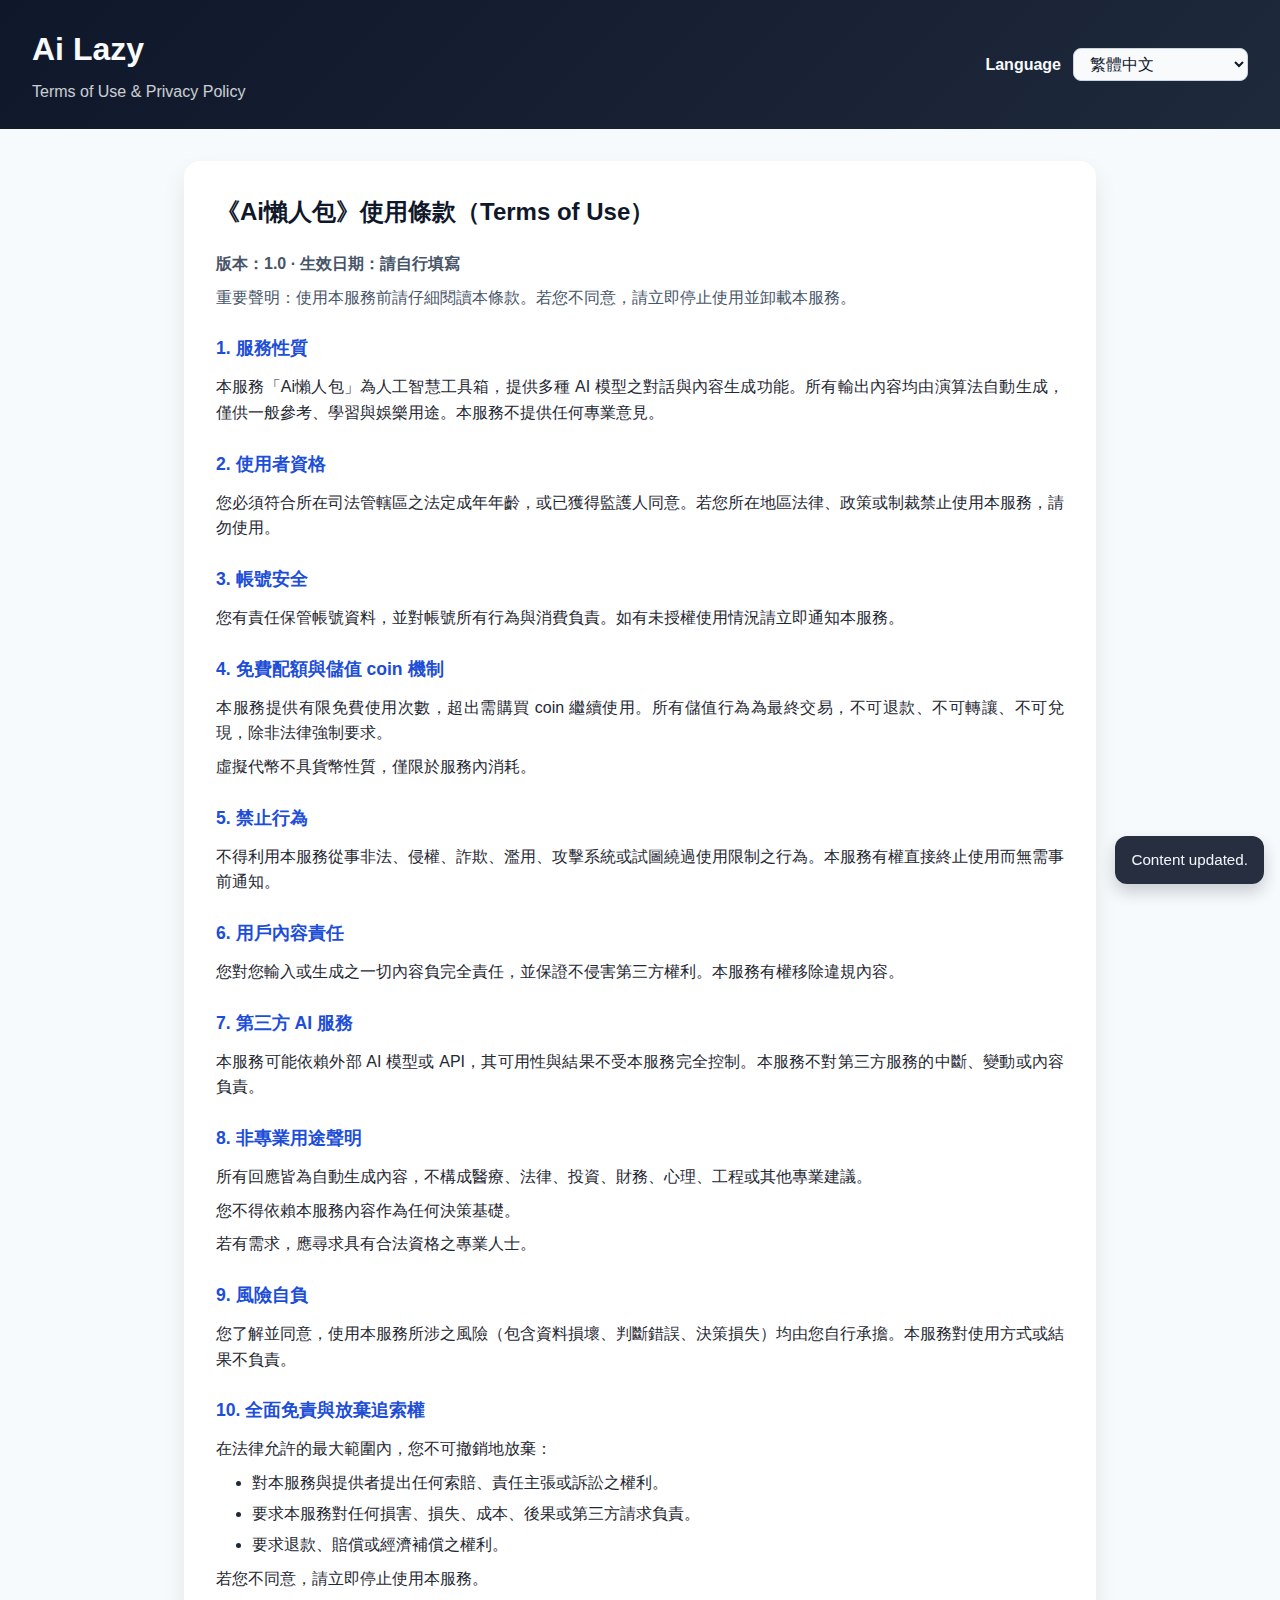
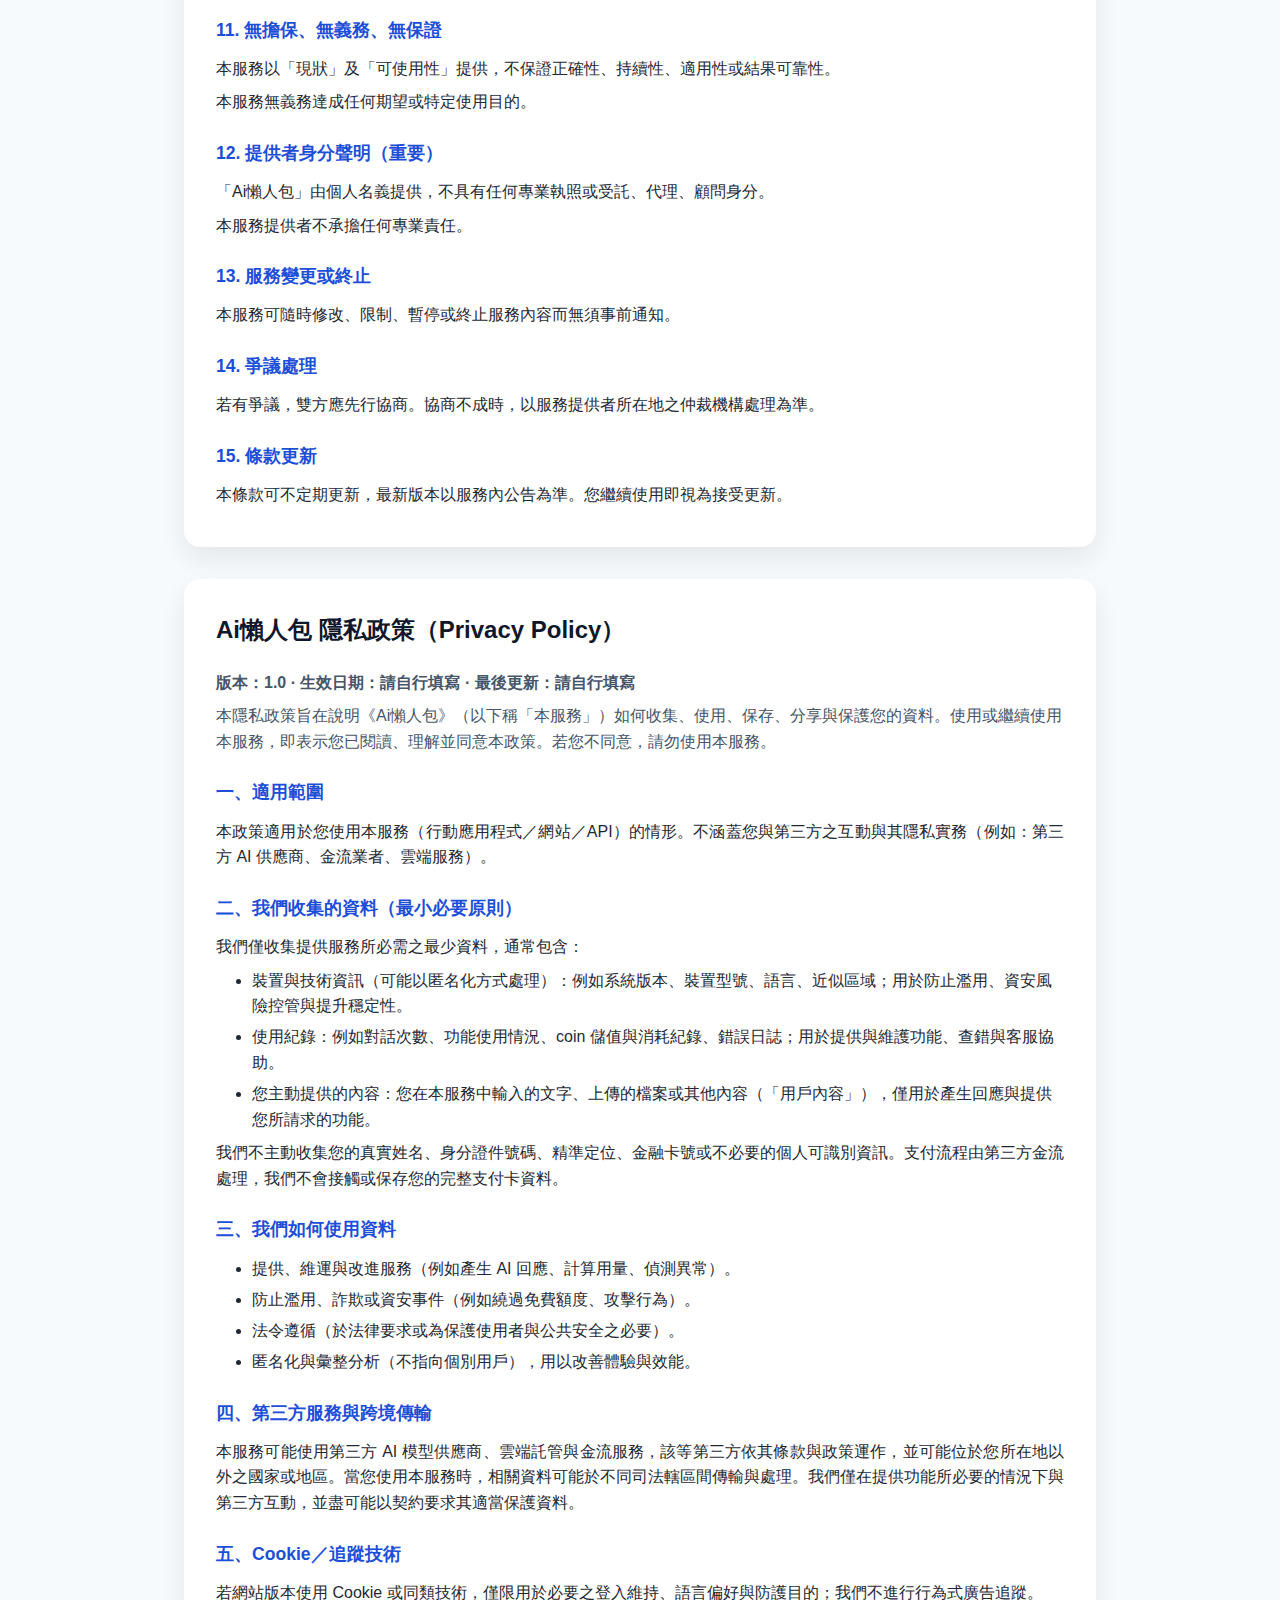
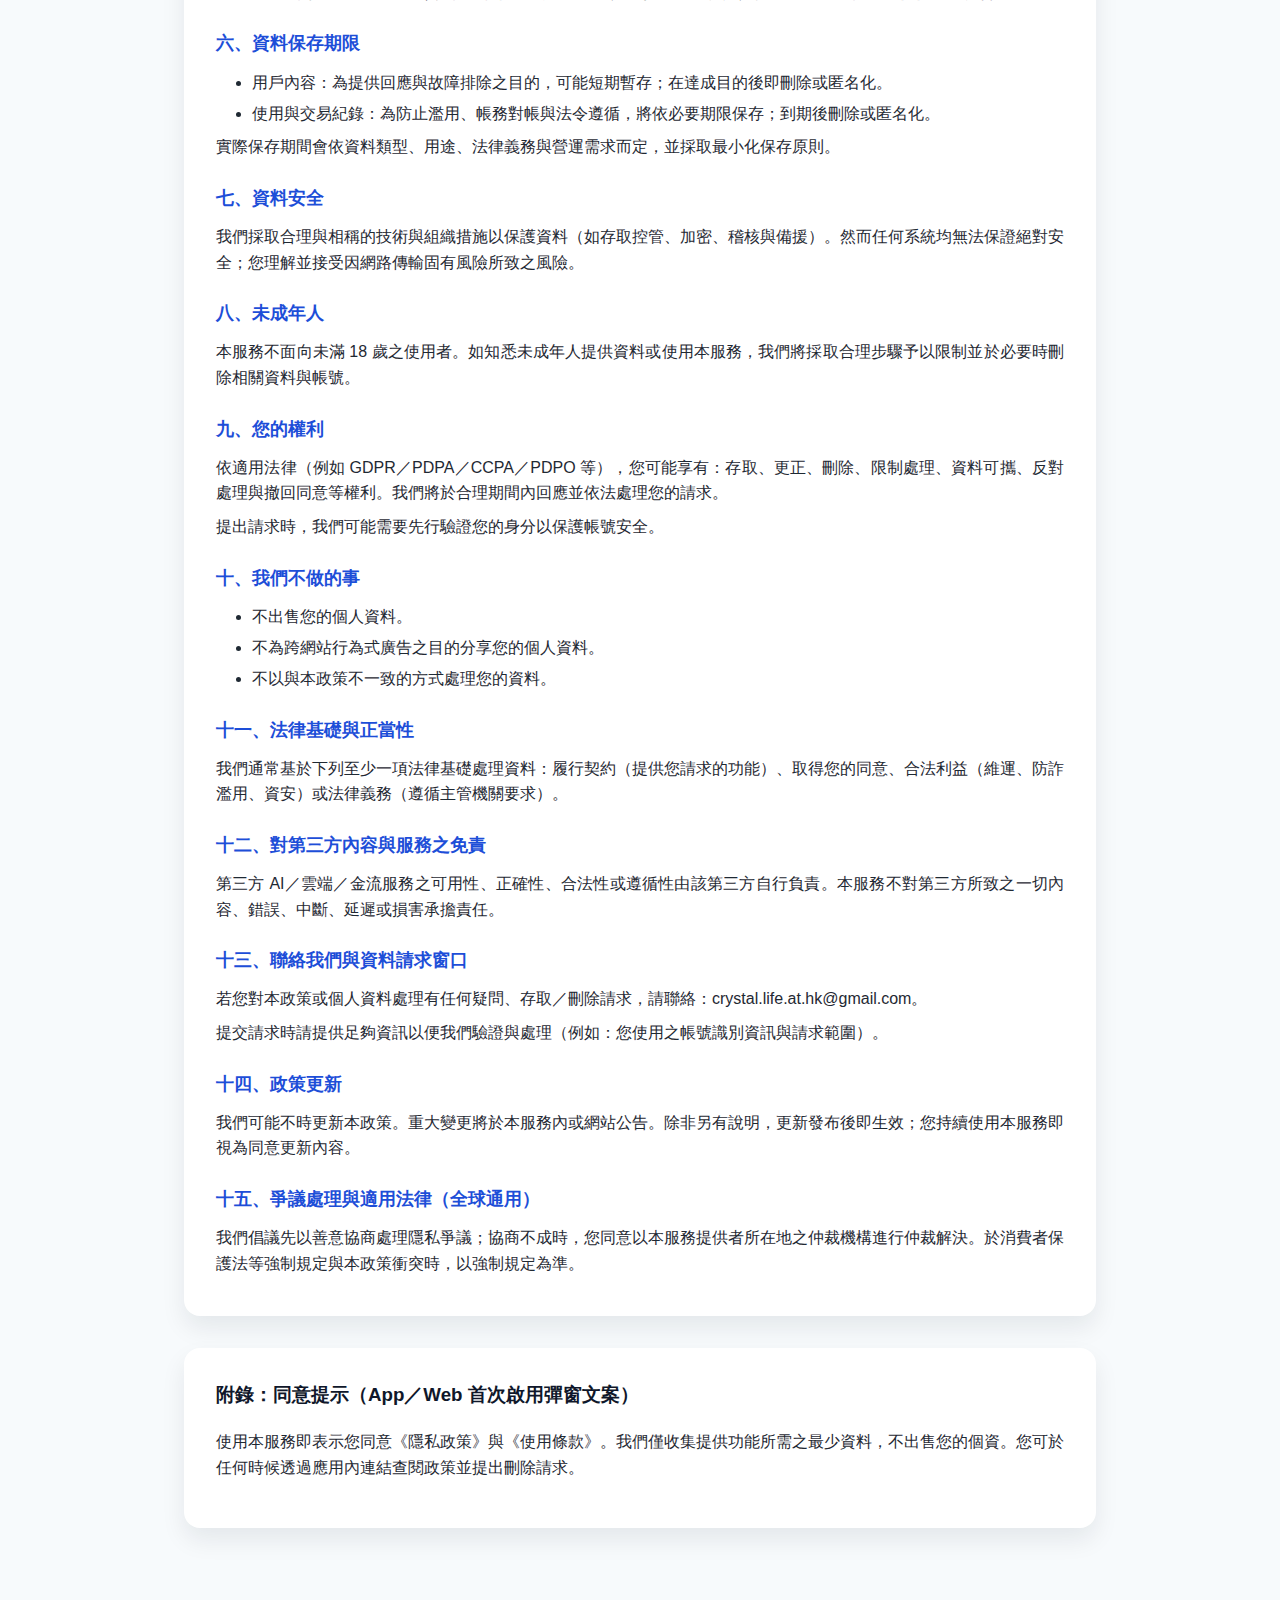
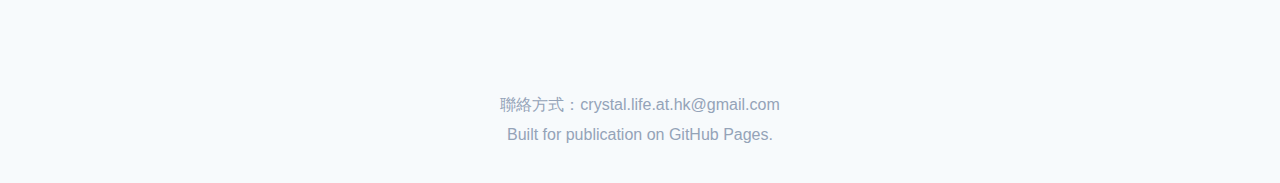
<file: index.html>
<!DOCTYPE html>
<html lang="en">
  <head>
    <meta charset="UTF-8">
    <meta name="viewport" content="width=device-width, initial-scale=1.0">
    <title>Lazy AI Policies</title>
    <link rel="stylesheet" href="styles.css">
  </head>
  <body>
    <header class="site-header">
      <div class="branding">
        <h1>Ai Lazy</h1>
        <p class="tagline">Terms of Use &amp; Privacy Policy</p>
      </div>
      <div class="controls">
        <label for="languageSelect">Language</label>
        <select id="languageSelect" aria-label="Select language"></select>
      </div>
    </header>
    <main id="content" class="site-main">
      <section class="document" id="termsSection">
        <header>
          <h2 id="termsTitle"></h2>
          <p id="termsMeta" class="document-meta"></p>
          <p id="termsNotice" class="document-notice"></p>
        </header>
        <div id="termsBody" class="document-body"></div>
      </section>
      <section class="document" id="privacySection">
        <header>
          <h2 id="privacyTitle"></h2>
          <p id="privacyMeta" class="document-meta"></p>
          <p id="privacyIntro" class="document-intro"></p>
        </header>
        <div id="privacyBody" class="document-body"></div>
      </section>
      <section class="supplemental" id="consentSection">
        <h3 id="consentTitle"></h3>
        <p id="consentText"></p>
      </section>
    </main>
    <footer class="site-footer">
      <p id="contactInfo"></p>
      <p class="attribution">Built for publication on GitHub Pages.</p>
    </footer>
    <div id="statusMessage" role="status" aria-live="polite"></div>
    <script src="app.js"></script>
  </body>
</html>
</file>
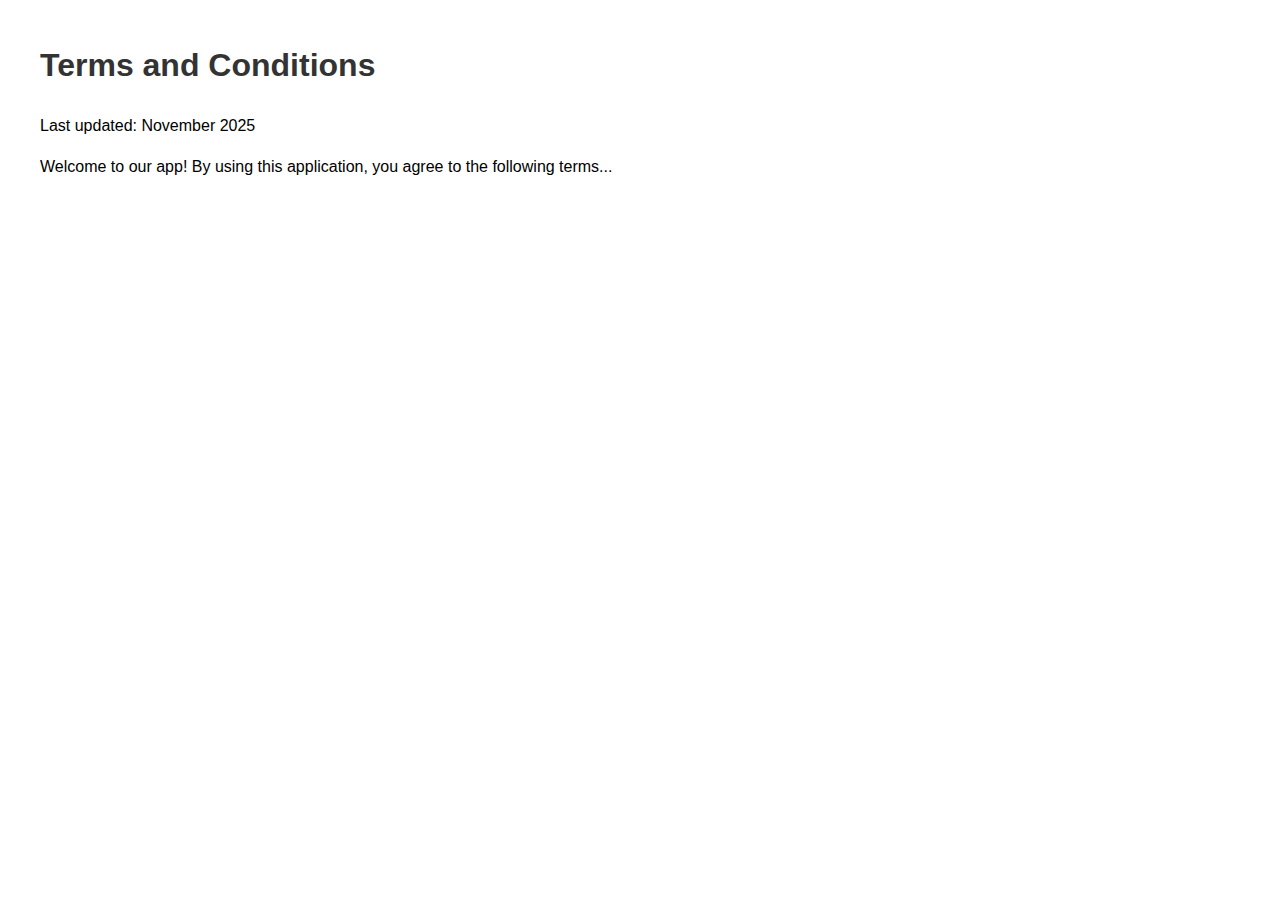
<file: terms.html>
<!DOCTYPE html>
<html lang="en">
<head>
  <meta charset="UTF-8">
  <meta name="viewport" content="width=device-width, initial-scale=1.0">
  <title>Terms and Conditions</title>
  <style>
    body { font-family: Arial, sans-serif; margin: 40px; line-height: 1.6; }
    h1 { color: #333; }
  </style>
</head>
<body>
  <h1>Terms and Conditions</h1>
  <p>Last updated: November 2025</p>
  <p>Welcome to our app! By using this application, you agree to the following terms...</p>
</body>
</html>
</file>
<file: styles.css>
*,
*::before,
*::after {
  box-sizing: border-box;
}

body {
  margin: 0;
  font-family: "Segoe UI", Roboto, "Helvetica Neue", Arial, sans-serif;
  line-height: 1.6;
  color: #1f2933;
  background: #f7fafc;
}

.site-header {
  display: flex;
  flex-wrap: wrap;
  align-items: center;
  justify-content: space-between;
  padding: 1.5rem 2rem;
  background: linear-gradient(135deg, #0f172a, #1e293b);
  color: #f8fafc;
}

.branding h1 {
  margin: 0;
  font-size: 2rem;
}

.tagline {
  margin: 0.25rem 0 0;
  opacity: 0.8;
}

.controls {
  display: flex;
  align-items: center;
  gap: 0.75rem;
}

.controls label {
  font-weight: 600;
  white-space: nowrap;
}

.controls select {
  padding: 0.4rem 0.75rem;
  border-radius: 0.5rem;
  border: 1px solid #cbd5e1;
  background: #f8fafc;
  color: #0f172a;
  font-size: 1rem;
}

.site-main {
  max-width: 960px;
  margin: 2rem auto;
  padding: 0 1.5rem 4rem;
}

.document,
.supplemental {
  background: #ffffff;
  border-radius: 1rem;
  box-shadow: 0 12px 24px rgba(15, 23, 42, 0.08);
  padding: 2rem;
  margin-bottom: 2rem;
}

.document header h2,
.supplemental h3 {
  margin-top: 0;
  color: #0f172a;
}

.document-meta,
.document-notice,
.document-intro {
  margin: 0.5rem 0;
  color: #475569;
}

.document-meta {
  font-weight: 600;
}

.document-body article {
  margin-top: 1.5rem;
}

.document-body h3 {
  margin: 0 0 0.75rem;
  font-size: 1.1rem;
  color: #1d4ed8;
}

.document-body p {
  margin: 0.5rem 0;
  text-align: justify;
}

.document-body ul {
  margin: 0.5rem 0 0.5rem 1.25rem;
  padding-left: 1rem;
}

.document-body li {
  margin-bottom: 0.35rem;
}

.site-footer {
  padding: 2rem;
  text-align: center;
  color: #94a3b8;
}

.site-footer p {
  margin: 0.25rem 0;
}

#statusMessage {
  position: fixed;
  inset: auto 1rem 1rem auto;
  max-width: 320px;
  background: rgba(15, 23, 42, 0.9);
  color: #f1f5f9;
  padding: 0.75rem 1rem;
  border-radius: 0.75rem;
  box-shadow: 0 8px 16px rgba(15, 23, 42, 0.2);
  opacity: 0;
  transform: translateY(16px);
  transition: opacity 0.3s ease, transform 0.3s ease;
  pointer-events: none;
  font-size: 0.95rem;
}

#statusMessage.is-visible {
  opacity: 1;
  transform: translateY(0);
}

@media (max-width: 768px) {
  .site-header {
    flex-direction: column;
    align-items: flex-start;
    gap: 1rem;
  }

  .site-main {
    margin: 1.5rem auto;
    padding: 0 1rem 3rem;
  }

  .document,
  .supplemental {
    padding: 1.5rem;
  }
}
</file>
